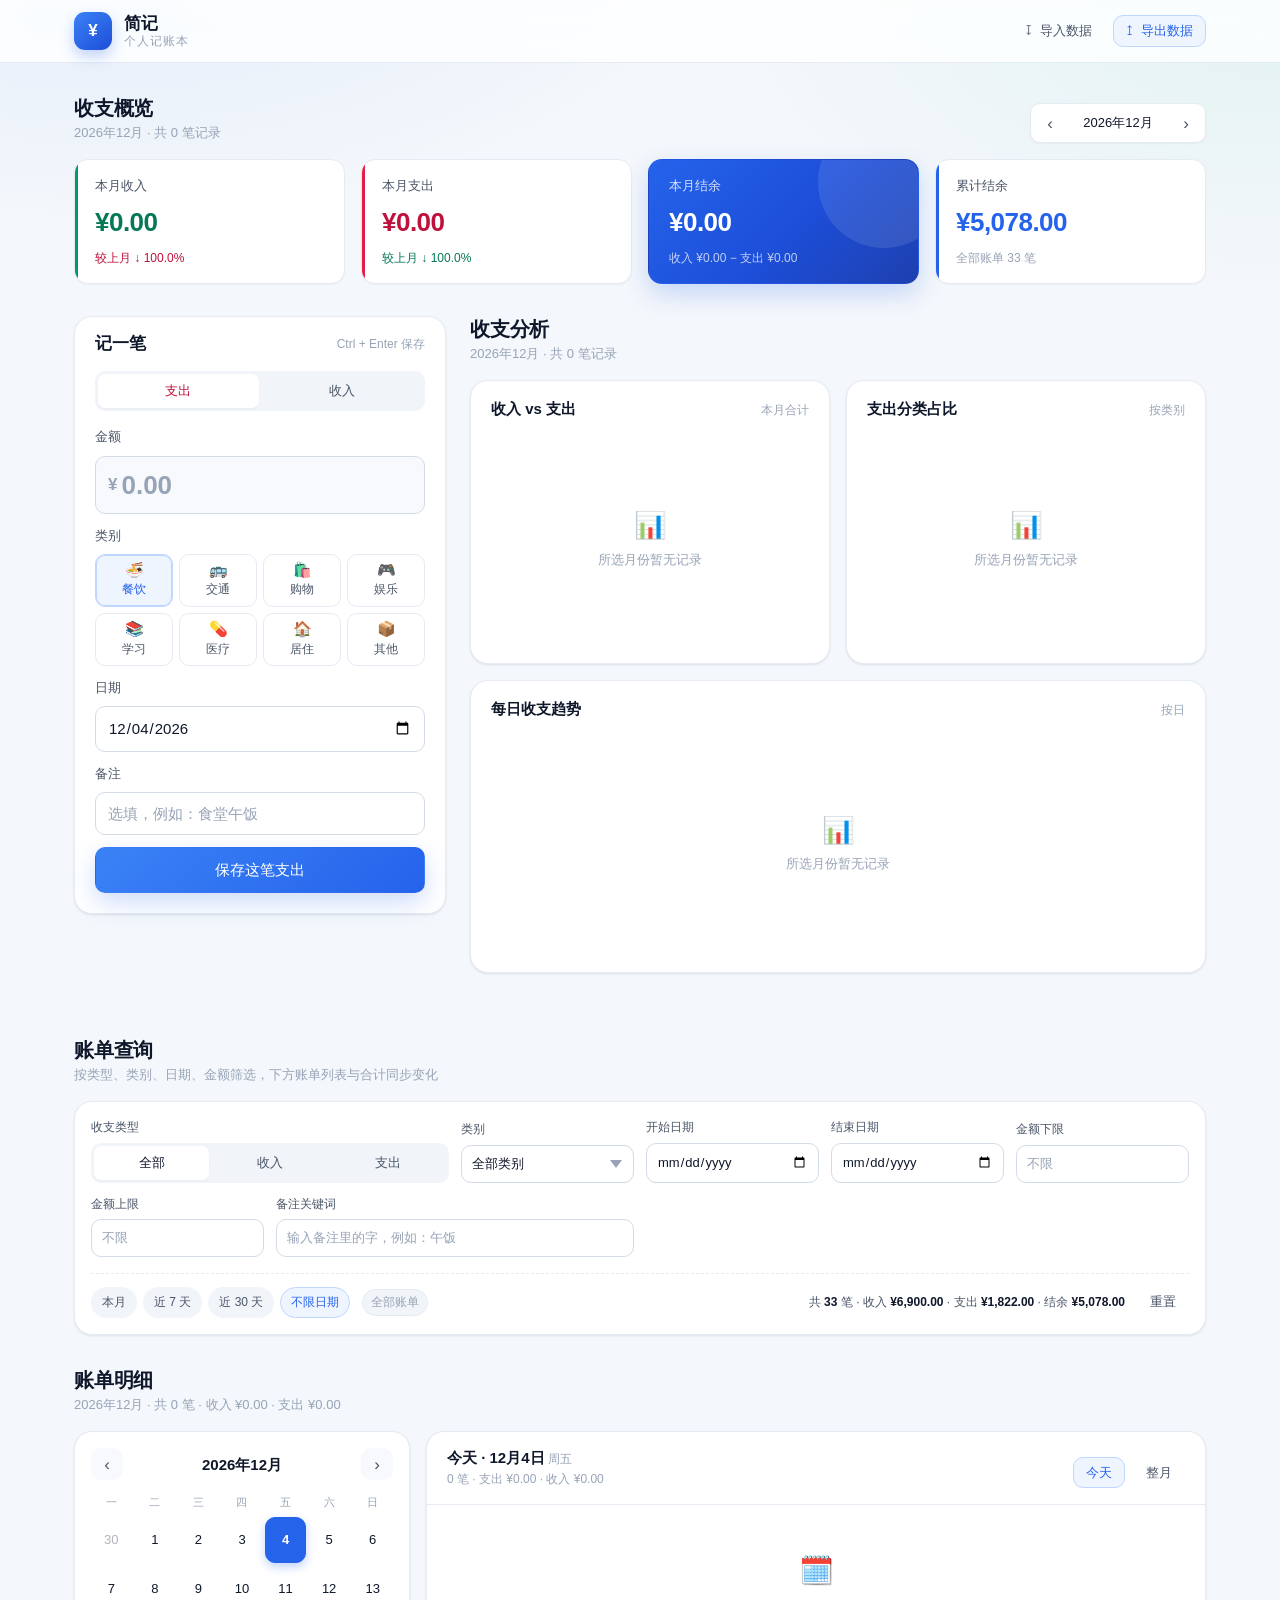
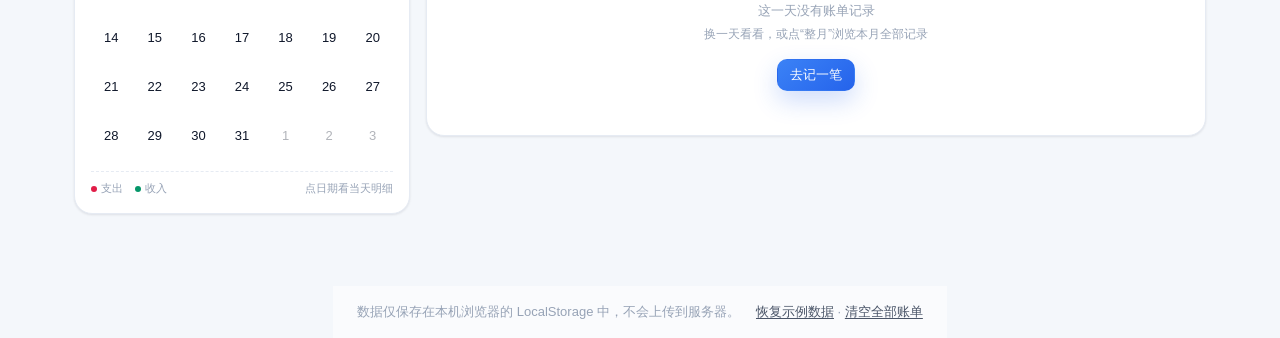
<file: index.html>
<!DOCTYPE html>
<html lang="zh-CN">
<head>
  <meta charset="UTF-8">
  <meta name="viewport" content="width=device-width, initial-scale=1.0">
  <meta name="description" content="简记 · 个人记账本：记录每一笔收支，按日期、类别、金额筛选统计，并用图表看清钱的去向。">
  <title>简记 · 个人记账本</title>
  <link rel="icon" href="data:image/svg+xml,%3Csvg xmlns='http://www.w3.org/2000/svg' viewBox='0 0 64 64'%3E%3Crect width='64' height='64' rx='16' fill='%232563eb'/%3E%3Ctext x='32' y='45' font-size='38' font-family='Arial' font-weight='bold' fill='white' text-anchor='middle'%3E%C2%A5%3C/text%3E%3C/svg%3E">
  <link rel="stylesheet" href="css/style.css">
</head>
<body>
  <div class="app-shell">
    <!-- 顶部导航：品牌 + 数据导入导出（S8 提供行为，S1 提供 DOM） -->
    <header class="topbar">
      <div class="topbar-inner">
        <div class="brand">
          <span class="brand-mark" aria-hidden="true">¥</span>
          <span class="brand-text">
            <strong>简记</strong>
            <span>个人记账本</span>
          </span>
        </div>
        <div class="topbar-actions">
          <button type="button" class="btn btn-ghost btn-sm" id="btn-import">
            <span aria-hidden="true">↧</span> 导入数据
          </button>
          <button type="button" class="btn btn-soft btn-sm" id="btn-export">
            <span aria-hidden="true">↥</span> 导出数据
          </button>
          <input type="file" id="file-import" accept=".json,application/json" hidden>
        </div>
      </div>
    </header>

    <main class="page">
      <!-- 概览：本月收入 / 支出 / 结余 / 累计（S4 计算，S1 渲染） -->
      <section class="summary-section" aria-labelledby="summary-title">
        <div class="section-head">
          <div class="section-head-main">
            <h1 class="section-title" id="summary-title">收支概览</h1>
            <p class="section-sub" id="summary-sub">正在加载数据…</p>
          </div>
          <div class="month-switch" role="group" aria-label="切换统计月份">
            <button type="button" class="icon-btn" id="btn-prev-month" aria-label="上一个月">‹</button>
            <button type="button" class="month-label" id="month-label" title="回到本月">—</button>
            <button type="button" class="icon-btn" id="btn-next-month" aria-label="下一个月">›</button>
          </div>
        </div>
        <div id="summary-container"></div>
      </section>

      <div class="layout">
        <!-- S2 记账表单 -->
        <div class="layout-side">
          <section class="panel panel-form" aria-labelledby="form-title">
            <div class="panel-head">
              <h2 class="panel-title" id="form-title">记一笔</h2>
              <span class="panel-hint">Ctrl + Enter 保存</span>
            </div>
            <div id="form-container"></div>
          </section>
        </div>

        <!-- S6 图表分析 -->
        <div class="layout-main">
          <section class="charts-section" aria-labelledby="charts-title">
            <div class="section-head">
              <div class="section-head-main">
                <h2 class="section-title" id="charts-title">收支分析</h2>
                <p class="section-sub" id="charts-sub">—</p>
              </div>
            </div>
            <div id="charts-container"></div>
          </section>
        </div>
      </div>

      <!-- S5 筛选查询 -->
      <section class="filter-section" aria-labelledby="filter-title">
        <div class="section-head">
          <div class="section-head-main">
            <h2 class="section-title" id="filter-title">账单查询</h2>
            <p class="section-sub">按类型、类别、日期、金额筛选，下方账单列表与合计同步变化</p>
          </div>
        </div>
        <div id="filter-container"></div>
      </section>

      <!-- S3 账单明细 -->
      <section class="records-section" aria-label="账单明细">
        <div id="records-container"></div>
      </section>
    </main>

    <footer class="page-footer">
      <p class="page-footer-note">数据仅保存在本机浏览器的 LocalStorage 中，不会上传到服务器。</p>
      <p class="page-footer-actions">
        <button type="button" class="link-btn" id="btn-restore-demo">恢复示例数据</button>
        <span aria-hidden="true">·</span>
        <button type="button" class="link-btn link-btn-danger" id="btn-clear-all">清空全部账单</button>
      </p>
    </footer>
  </div>

  <!-- 轻提示容器（app.js 使用） -->
  <div class="toast-stack" id="toast-stack" aria-live="polite" aria-atomic="false"></div>

  <!-- 脚本加载顺序遵循《开发规范 V1.0》第 14 节，禁止调换；
       Chart.js 为 S6 的前置依赖，按 S1 约定放在 finance 之后、charts 之前。 -->
  <script src="js/constants.js"></script>
  <script src="js/storage.js"></script>
  <script src="js/form.js"></script>
  <script src="js/records.js"></script>
  <script src="js/finance.js"></script>
  <script src="vendor/chart.umd.min.js"></script>
  <script src="js/filter.js"></script>
  <script src="js/charts.js"></script>
  <script src="js/export.js"></script>
  <script src="js/demo-data.js"></script>
  <script src="js/app.js"></script>

  <script>
    document.addEventListener('DOMContentLoaded', function () {
      if (window.Ledger && window.Ledger.App) window.Ledger.App.init();
    });
  </script>

  <script>
    /* 资源自检：
       如果只打开了 index.html 一个文件（最常见的原因是直接在压缩包里双击预览，
       或者只把 index.html 复制到了别处），css/js/vendor 都不在，页面会变成
       “没穿衣服”的 HTML，很容易被误认为成品就是这样的。
       这里直接给出看得懂的提示，避免白折腾。 */
    window.addEventListener('load', function () {
      var jsOk = !!(window.Ledger && window.Ledger.App);
      var cssOk = false;
      try {
        // 用样式探测代替 document.styleSheets.length：样式表加载失败时该数组仍可能非空
        var probe = document.createElement('div');
        probe.className = 'app-shell';
        probe.style.cssText = 'position:absolute;left:-9999px;top:0';
        document.body.appendChild(probe);
        cssOk = window.getComputedStyle(probe).display === 'flex';
        document.body.removeChild(probe);
      } catch (e) { cssOk = false; }
      if (jsOk && cssOk) return;

      var box = document.createElement('div');
      box.id = 'boot-warning';
      box.setAttribute('role', 'alert');
      box.style.cssText = [
        'position:relative', 'z-index:99999', 'margin:0', 'padding:16px 22px',
        'background:#fff1f2', 'border-bottom:2px solid #e11d48',
        'color:#9f1239', 'font-size:14px', 'line-height:1.75',
        'font-family:-apple-system,"Microsoft YaHei",sans-serif'
      ].join(';');

      var what = !cssOk && !jsOk ? '样式和脚本都没有加载成功'
        : (!cssOk ? '样式表没有加载成功' : '页面脚本没有加载成功');

      box.innerHTML =
        '<strong style="font-size:16px">⚠ ' + what + '</strong>' +
        '<div style="margin-top:6px">现在打开的只是 <code>index.html</code> 这一个文件。' +
        '本页面还需要与它<b>同目录</b>的 <code>css/</code>、<code>js/</code>、<code>vendor/</code> 三个文件夹。</div>' +
        '<div style="margin-top:6px"><b>正确打开方式：</b>把整个 <code>personal-ledger</code> 文件夹' +
        '（压缩包先<b>解压</b>）放到磁盘上，再双击里面的 <code>index.html</code>；' +
        '<b>不要</b>在压缩包预览窗口里直接双击 HTML。</div>' +
        '<div style="margin-top:6px">检查方法：<code>index.html</code> 所在文件夹里应该能同时看到 ' +
        '<code>css</code>、<code>js</code>、<code>vendor</code> 这三个文件夹。</div>';

      document.body.insertBefore(box, document.body.firstChild);
    });
  </script>
</body>
</html>
</file>
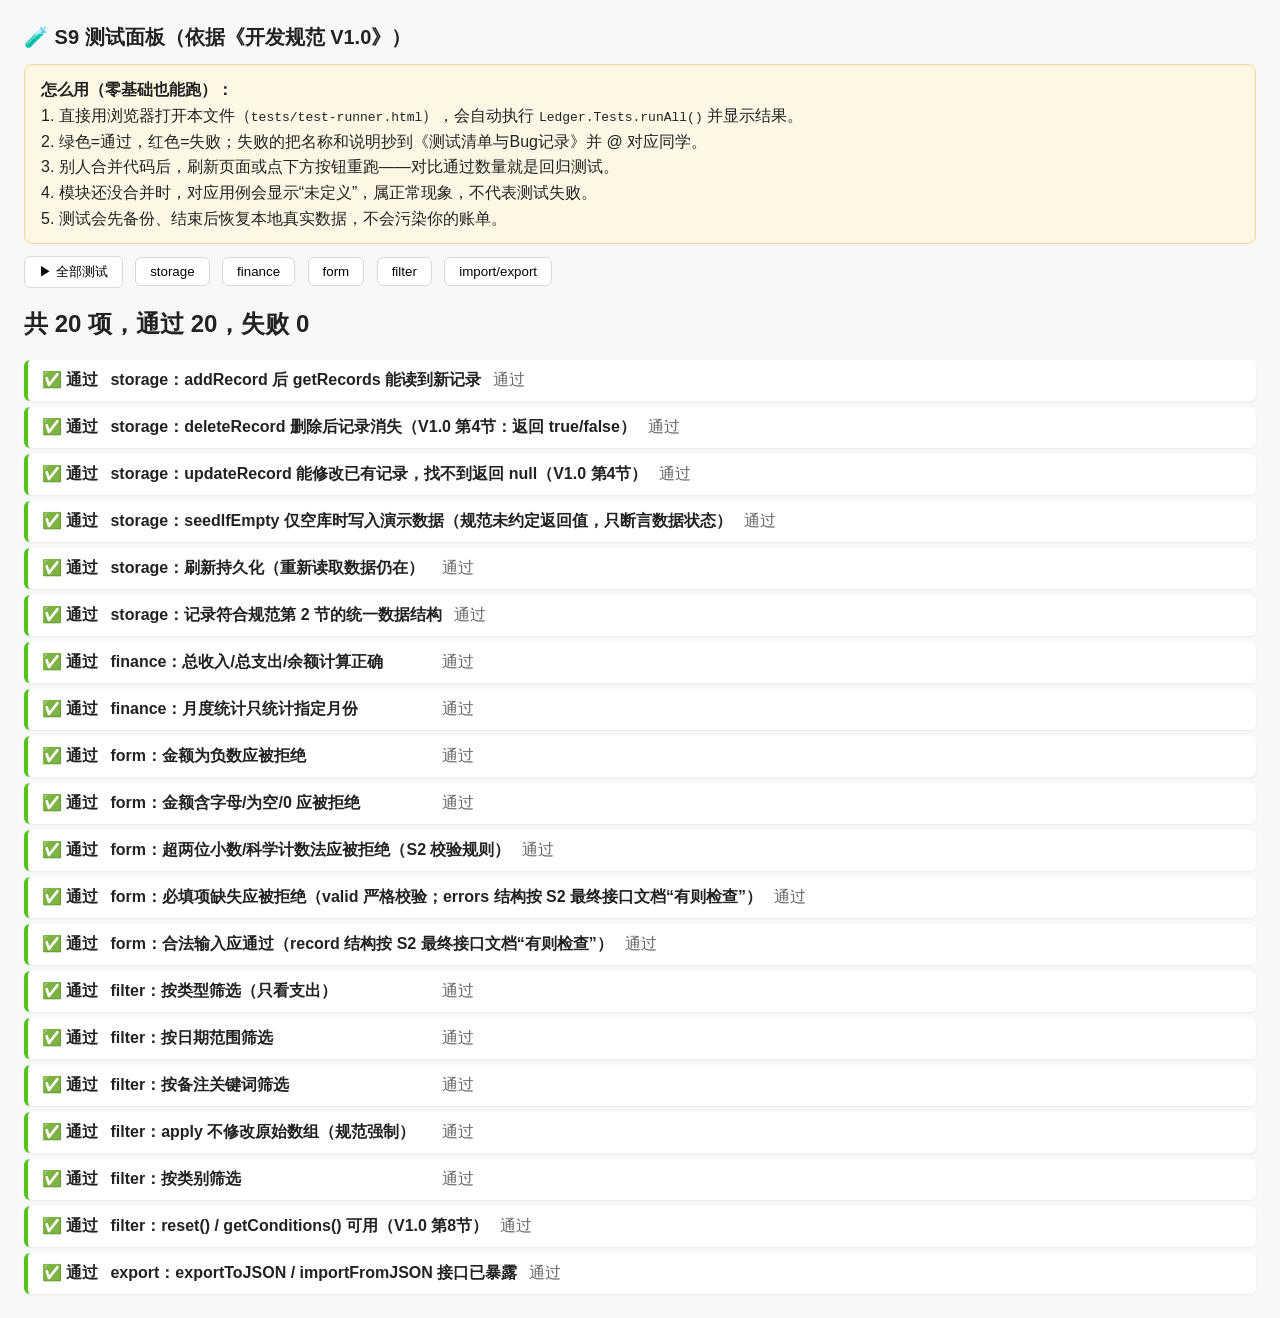
<file: test-runner.html>
<!DOCTYPE html>
<html lang="zh-CN">
<head>
  <meta charset="UTF-8" />
  <title>S9 测试面板 - 个人记账本系统</title>
  <style>
    body { font-family: -apple-system, "Microsoft YaHei", sans-serif; margin: 24px; background: #f7f8fa; color: #222; }
    h1 { font-size: 20px; }
    .tip { background: #fff7e6; border: 1px solid #ffd591; padding: 12px 16px; border-radius: 8px; margin: 12px 0; line-height: 1.6; }
    .actions button { margin-right: 8px; padding: 6px 14px; border: 1px solid #d9d9d9; border-radius: 6px; background: #fff; cursor: pointer; }
    .actions button:hover { border-color: #40a9ff; color: #40a9ff; }
    #results { margin-top: 16px; }
    .row { display: flex; gap: 12px; align-items: baseline; padding: 10px 14px; margin: 6px 0; border-radius: 6px; background: #fff; box-shadow: 0 1px 2px rgba(0,0,0,.06); }
    .row.ok { border-left: 4px solid #52c41a; }
    .row.bad { border-left: 4px solid #ff4d4f; }
    .tag { font-weight: 700; white-space: nowrap; }
    .name { font-weight: 600; min-width: 320px; }
    .msg { color: #666; }
  </style>
</head>
<body>
  <h1>🧪 S9 测试面板（依据《开发规范 V1.0》）</h1>
  <div class="tip">
    <b>怎么用（零基础也能跑）：</b><br/>
    1. 直接用浏览器打开本文件（<code>tests/test-runner.html</code>），会自动执行 <code>Ledger.Tests.runAll()</code> 并显示结果。<br/>
    2. 绿色=通过，红色=失败；失败的把名称和说明抄到《测试清单与Bug记录》并 @ 对应同学。<br/>
    3. 别人合并代码后，刷新页面或点下方按钮重跑——对比通过数量就是回归测试。<br/>
    4. 模块还没合并时，对应用例会显示“未定义”，属正常现象，不代表测试失败。<br/>
    5. 测试会先备份、结束后恢复本地真实数据，不会污染你的账单。
  </div>
  <div class="actions">
    <button onclick="Ledger.Tests.runAll()">▶ 全部测试</button>
    <button onclick="Ledger.Tests.testStorage()">storage</button>
    <button onclick="Ledger.Tests.testFinance()">finance</button>
    <button onclick="Ledger.Tests.testForm()">form</button>
    <button onclick="Ledger.Tests.testFilter()">filter</button>
    <button onclick="Ledger.Tests.testImportExport()">import/export</button>
  </div>

  <!-- 按规范 V1.0 第 14 节的加载顺序引入模块（charts.js 依赖 Chart.js、app.js 会初始化页面，
       测试面板不加载它们；测试只针对纯逻辑接口） -->
  <script src="../js/constants.js"></script>
  <script src="../js/storage.js"></script>
  <script src="../js/form.js"></script>
  <script src="../js/records.js"></script>
  <script src="../js/finance.js"></script>
  <script src="../js/filter.js"></script>
  <script src="../js/export.js"></script>
  <script src="../js/demo-data.js"></script>

  <!-- 测试脚本（提供 Ledger.Tests 命名空间） -->
  <script src="tests.js"></script>

  <div id="results"><p>正在运行测试……（若长时间无结果，检查上方 ../js/ 下的模块文件是否存在）</p></div>
</body>
</html>
</file>
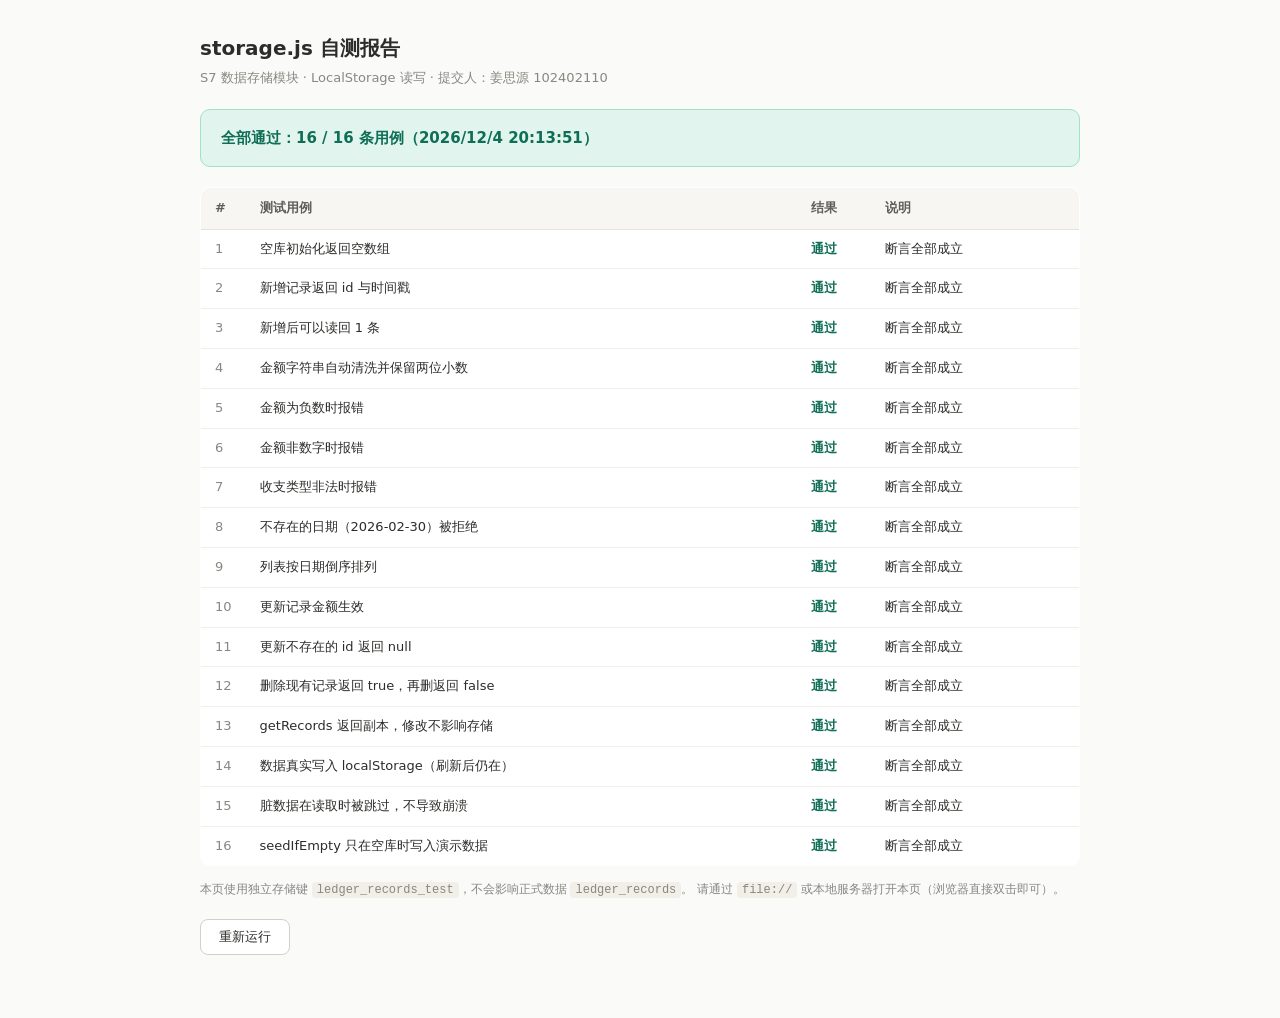
<file: test/storage-test.html>
<!DOCTYPE html>
<html lang="zh-CN">
<head>
<meta charset="UTF-8">
<meta name="viewport" content="width=device-width, initial-scale=1">
<title>storage.js 自测 · S7 数据存储</title>
<style>
  * { box-sizing: border-box; }
  body {
    margin: 0; padding: 32px 24px 64px;
    background: #FAFAF8; color: #2C2C2A;
    font-family: "Microsoft YaHei", "PingFang SC", system-ui, sans-serif;
    font-size: 14px; line-height: 1.6;
  }
  .wrap { max-width: 880px; margin: 0 auto; }
  h1 { font-size: 20px; font-weight: 600; margin: 0 0 4px; }
  .meta { color: #888780; font-size: 13px; margin: 0 0 20px; }
  .summary {
    padding: 16px 20px; border-radius: 10px; margin-bottom: 20px;
    background: #F1EFE8; border: 1px solid #E5E3DC;
    font-size: 15px; font-weight: 600; color: #444441;
  }
  .summary.pass { background: #E1F5EE; border-color: #9FE1CB; color: #0F6E56; }
  .summary.fail { background: #FCEBEB; border-color: #F7C1C1; color: #A32D2D; }
  table { width: 100%; border-collapse: collapse; background: #fff;
          border: 1px solid #E5E3DC; border-radius: 10px; overflow: hidden; }
  thead th {
    background: #F7F6F2; text-align: left; font-weight: 600; font-size: 13px;
    color: #5F5E5A; padding: 10px 14px; border-bottom: 1px solid #E5E3DC; white-space: nowrap;
  }
  tbody td { padding: 9px 14px; border-bottom: 1px solid #F1EFE8; vertical-align: top; font-size: 13px; }
  tbody tr:last-child td { border-bottom: none; }
  td.idx { color: #888780; width: 42px; }
  td.res { width: 74px; font-weight: 600; white-space: nowrap; }
  .ok { color: #0F6E56; }
  .no { color: #A32D2D; }
  code { background: #F1EFE8; padding: 1px 5px; border-radius: 4px; font-size: 12px; }
  .tip { color: #888780; font-size: 12px; margin: 14px 0 18px; }
  button {
    padding: 8px 18px; border-radius: 8px; border: 1px solid #D3D1C7;
    background: #fff; color: #2C2C2A; font-size: 13px; cursor: pointer;
    font-family: inherit;
  }
  button:hover { background: #F7F6F2; }
</style>
</head>
<body>
<div class="wrap">
  <h1>storage.js 自测报告</h1>
  <p class="meta">S7 数据存储模块 · LocalStorage 读写 · 提交人：姜思源 102402110</p>

  <div id="summary" class="summary">正在运行…</div>

  <table>
    <thead>
      <tr><th>#</th><th>测试用例</th><th>结果</th><th>说明</th></tr>
    </thead>
    <tbody id="tbody"></tbody>
  </table>

  <p class="tip">
    本页使用独立存储键 <code>ledger_records_test</code>，不会影响正式数据 <code>ledger_records</code>。
    请通过 <code>file://</code> 或本地服务器打开本页（浏览器直接双击即可）。
  </p>
  <button onclick="runAll()">重新运行</button>
</div>

<script>window.LEDGER_STORAGE_KEY = 'ledger_records_test';</script>
<script src="../js/storage.js"></script>
<script>
(function () {
  'use strict';

  var S = window.LedgerStorage;
  var tbody = document.getElementById('tbody');
  var summary = document.getElementById('summary');

  function eq(actual, expected, label) {
    if (actual !== expected) {
      throw new Error(label + '：期望 ' + JSON.stringify(expected) + '，实际 ' + JSON.stringify(actual));
    }
  }
  function ok(cond, msg) { if (!cond) throw new Error(msg); }
  function expectThrow(fn, msg) {
    try { fn(); } catch (e) { return e; }
    throw new Error(msg);
  }
  var base = { type: 'expense', amount: 25.5, category: '餐饮', date: '2026-11-07', note: '午饭' };

  var cases = [
    ['空库初始化返回空数组', function () {
      S.clearAll();
      eq(S.getRecords().length, 0, 'getRecords 长度');
    }],

    ['新增记录返回 id 与时间戳', function () {
      S.clearAll();
      var r = S.addRecord(base);
      ok(typeof r.id === 'string' && r.id.indexOf('record_') === 0, 'id 前缀应为 record_');
      ok(r.createdAt > 0, 'createdAt 应大于 0');
      eq(r.type, 'expense', 'type');
      eq(r.amount, 25.5, 'amount');
    }],

    ['新增后可以读回 1 条', function () {
      S.clearAll();
      S.addRecord(base);
      eq(S.getRecords().length, 1, '记录条数');
      eq(S.getRecords()[0].category, '餐饮', 'category');
    }],

    ['金额字符串自动清洗并保留两位小数', function () {
      S.clearAll();
      var r = S.addRecord({ type: 'income', amount: '¥3,200.556', category: '工资', date: '2026-11-05' });
      eq(r.amount, 3200.56, '金额应四舍五入到两位');
    }],

    ['金额为负数时报错', function () {
      var e = expectThrow(function () {
        S.addRecord({ type: 'expense', amount: -10, category: '餐饮', date: '2026-11-07' });
      }, '负数金额应抛错');
      ok(e.message.indexOf('大于 0') >= 0, '错误信息应提示大于 0');
    }],

    ['金额非数字时报错', function () {
      expectThrow(function () {
        S.addRecord({ type: 'expense', amount: 'abc', category: '餐饮', date: '2026-11-07' });
      }, '非数字金额应抛错');
    }],

    ['收支类型非法时报错', function () {
      expectThrow(function () {
        S.addRecord({ type: 'transfer', amount: 10, category: '转账', date: '2026-11-07' });
      }, '非法 type 应抛错');
    }],

    ['不存在的日期（2026-02-30）被拒绝', function () {
      expectThrow(function () {
        S.addRecord({ type: 'expense', amount: 10, category: '餐饮', date: '2026-02-30' });
      }, '2026-02-30 不是真实日期，应抛错');
    }],

    ['列表按日期倒序排列', function () {
      S.clearAll();
      S.addRecord({ type: 'expense', amount: 10, category: '餐饮', date: '2026-11-01' });
      S.addRecord({ type: 'expense', amount: 20, category: '交通', date: '2026-11-07' });
      S.addRecord({ type: 'income', amount: 30, category: '工资', date: '2026-11-05' });
      var list = S.getRecords();
      eq(list[0].date, '2026-11-07', '第一条日期');
      eq(list[1].date, '2026-11-05', '第二条日期');
      eq(list[2].date, '2026-11-01', '第三条日期');
    }],

    ['更新记录金额生效', function () {
      S.clearAll();
      var r = S.addRecord(base);
      var u = S.updateRecord(r.id, { amount: 88.8, note: '改成晚饭' });
      eq(u.amount, 88.8, '更新后金额');
      eq(S.getRecords()[0].note, '改成晚饭', '更新后备注');
    }],

    ['更新不存在的 id 返回 null', function () {
      eq(S.updateRecord('record_not_exist', { amount: 1 }), null, '返回值');
    }],

    ['删除现有记录返回 true，再删返回 false', function () {
      S.clearAll();
      var r = S.addRecord(base);
      eq(S.deleteRecord(r.id), true, '第一次删除');
      eq(S.deleteRecord(r.id), false, '第二次删除');
      eq(S.getRecords().length, 0, '删除后条数');
    }],

    ['getRecords 返回副本，修改不影响存储', function () {
      S.clearAll();
      S.addRecord(base);
      var list = S.getRecords();
      list[0].amount = 99999;
      eq(S.getRecords()[0].amount, 25.5, '存储中的金额应保持 25.5');
    }],

    ['数据真实写入 localStorage（刷新后仍在）', function () {
      S.clearAll();
      S.addRecord(base);
      var raw = window.localStorage.getItem('ledger_records_test');
      ok(!!raw, 'localStorage 中应存在该键');
      var parsed = JSON.parse(raw);
      ok(Array.isArray(parsed) && parsed.length === 1, '存储内容应为 1 条记录的数组');
      eq(parsed[0].amount, 25.5, '落盘金额');
    }],

    ['脏数据在读取时被跳过，不导致崩溃', function () {
      window.localStorage.setItem('ledger_records_test', JSON.stringify([
        { id: 'record_a', type: 'expense', amount: 10, category: '餐饮', date: '2026-11-07' },
        { id: 'record_b', type: 'expense', amount: 'abc', category: '餐饮', date: '2026-11-07' },
        { id: 'record_c', type: 'unknown', amount: 5, category: '餐饮', date: '2026-11-07' }
      ]));
      var list = S.getRecords();
      eq(list.length, 1, '只应保留 1 条合法记录');
      eq(list[0].id, 'record_a', '保留的是第一条');
    }],

    ['seedIfEmpty 只在空库时写入演示数据', function () {
      S.clearAll();
      eq(S.seedIfEmpty([base, base]), 2, '空库首次写入条数');
      eq(S.seedIfEmpty([base]), 0, '非空库不再写入');
      eq(S.getRecords().length, 2, '最终条数');
    }]
  ];

  function runAll() {
    tbody.innerHTML = '';
    var pass = 0;

    cases.forEach(function (item, i) {
      var name = item[0], fn = item[1];
      var tr = document.createElement('tr');
      var res, detail;
      try {
        fn();
        pass++;
        res = '<span class="ok">通过</span>';
        detail = '断言全部成立';
      } catch (e) {
        res = '<span class="no">失败</span>';
        detail = String(e && e.message ? e.message : e);
      }
      tr.innerHTML =
        '<td class="idx">' + (i + 1) + '</td>' +
        '<td>' + name + '</td>' +
        '<td class="res">' + res + '</td>' +
        '<td>' + detail + '</td>';
      tbody.appendChild(tr);
    });

    var total = cases.length;
    summary.className = 'summary ' + (pass === total ? 'pass' : 'fail');
    summary.textContent = pass === total
      ? '全部通过：' + pass + ' / ' + total + ' 条用例'
      : '存在失败：' + pass + ' / ' + total + ' 条用例通过';
    summary.textContent += '（' + new Date().toLocaleString('zh-CN') + '）';

    S.clearAll();   // 跑完清场，避免污染下次测试
  }

  runAll();
})();
</script>
</body>
</html>
</file>
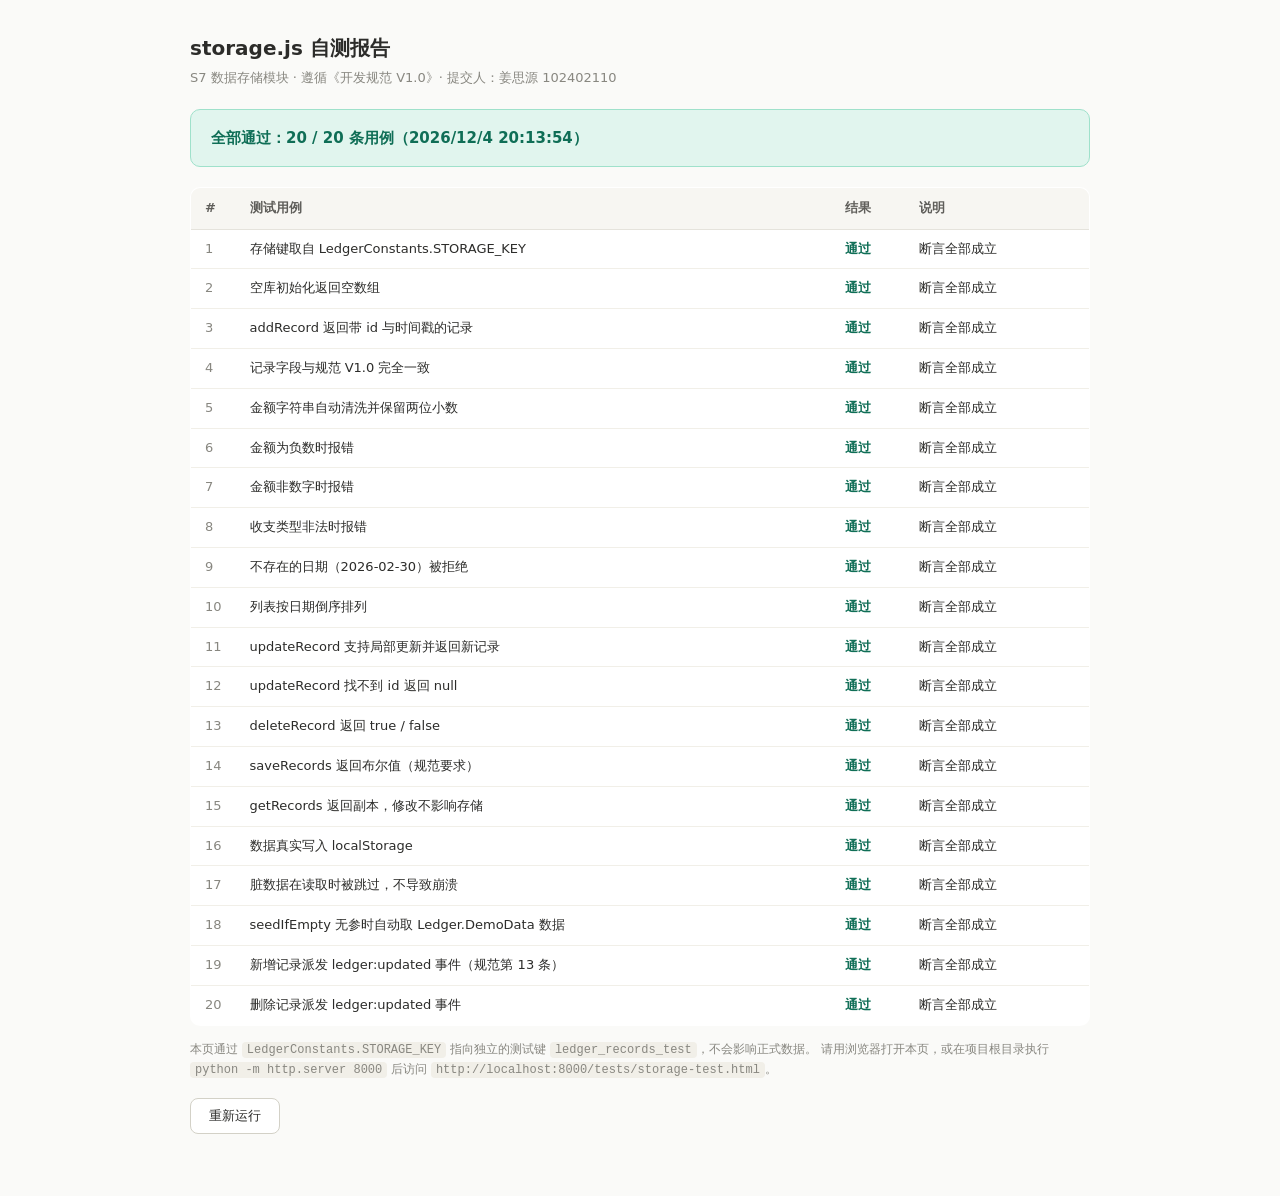
<file: tests/storage-test.html>
<!DOCTYPE html>
<html lang="zh-CN">
<head>
<meta charset="UTF-8">
<meta name="viewport" content="width=device-width, initial-scale=1">
<title>storage.js 自测 · S7 数据存储（V1.0 规范）</title>
<style>
  * { box-sizing: border-box; }
  body {
    margin: 0; padding: 32px 24px 64px;
    background: #FAFAF8; color: #2C2C2A;
    font-family: "Microsoft YaHei", "PingFang SC", system-ui, sans-serif;
    font-size: 14px; line-height: 1.6;
  }
  .wrap { max-width: 900px; margin: 0 auto; }
  h1 { font-size: 20px; font-weight: 600; margin: 0 0 4px; }
  .meta { color: #888780; font-size: 13px; margin: 0 0 20px; }
  .summary {
    padding: 16px 20px; border-radius: 10px; margin-bottom: 20px;
    background: #F1EFE8; border: 1px solid #E5E3DC;
    font-size: 15px; font-weight: 600; color: #444441;
  }
  .summary.pass { background: #E1F5EE; border-color: #9FE1CB; color: #0F6E56; }
  .summary.fail { background: #FCEBEB; border-color: #F7C1C1; color: #A32D2D; }
  table { width: 100%; border-collapse: collapse; background: #fff;
          border: 1px solid #E5E3DC; border-radius: 10px; overflow: hidden; }
  thead th {
    background: #F7F6F2; text-align: left; font-weight: 600; font-size: 13px;
    color: #5F5E5A; padding: 10px 14px; border-bottom: 1px solid #E5E3DC; white-space: nowrap;
  }
  tbody td { padding: 9px 14px; border-bottom: 1px solid #F1EFE8; vertical-align: top; font-size: 13px; }
  tbody tr:last-child td { border-bottom: none; }
  td.idx { color: #888780; width: 42px; }
  td.res { width: 74px; font-weight: 600; white-space: nowrap; }
  .ok { color: #0F6E56; }
  .no { color: #A32D2D; }
  code { background: #F1EFE8; padding: 1px 5px; border-radius: 4px; font-size: 12px; }
  .tip { color: #888780; font-size: 12px; margin: 14px 0 18px; }
  button {
    padding: 8px 18px; border-radius: 8px; border: 1px solid #D3D1C7;
    background: #fff; color: #2C2C2A; font-size: 13px; cursor: pointer;
    font-family: inherit;
  }
  button:hover { background: #F7F6F2; }
</style>
</head>
<body>
<div class="wrap">
  <h1>storage.js 自测报告</h1>
  <p class="meta">S7 数据存储模块 · 遵循《开发规范 V1.0》· 提交人：姜思源 102402110</p>

  <div id="summary" class="summary">正在运行…</div>

  <table>
    <thead>
      <tr><th>#</th><th>测试用例</th><th>结果</th><th>说明</th></tr>
    </thead>
    <tbody id="tbody"></tbody>
  </table>

  <p class="tip">
    本页通过 <code>LedgerConstants.STORAGE_KEY</code> 指向独立的测试键 <code>ledger_records_test</code>，不会影响正式数据。
    请用浏览器打开本页，或在项目根目录执行 <code>python -m http.server 8000</code> 后访问
    <code>http://localhost:8000/tests/storage-test.html</code>。
  </p>
  <button onclick="runAll()">重新运行</button>
</div>

<script>
  // 模拟 constants.js：验证 storage.js 会读取 LedgerConstants.STORAGE_KEY 与 RECORD_TYPES
  window.LedgerConstants = {
    STORAGE_KEY: 'ledger_records_test',
    RECORD_TYPES: { INCOME: 'income', EXPENSE: 'expense' }
  };
  // 模拟 S12 的 demo-data.js：验证 seedIfEmpty() 无参时自动取示例数据
  window.Ledger = {
    DemoData: {
      getRecords: function () {
        return [
          { id: 'record_demo_01', type: 'income', amount: 3200, category: '工资', date: '2026-11-05', note: '11月工资' },
          { id: 'record_demo_02', type: 'expense', amount: 25.5, category: '餐饮', date: '2026-11-06', note: '午饭' }
        ];
      }
    }
  };
</script>
<script src="../js/storage.js"></script>
<script>
(function () {
  'use strict';

  var S = window.LedgerStorage;
  var tbody = document.getElementById('tbody');
  var summary = document.getElementById('summary');

  function eq(actual, expected, label) {
    if (actual !== expected) {
      throw new Error(label + '：期望 ' + JSON.stringify(expected) + '，实际 ' + JSON.stringify(actual));
    }
  }
  function ok(cond, msg) { if (!cond) throw new Error(msg); }
  function expectThrow(fn, msg) {
    try { fn(); } catch (e) { return e; }
    throw new Error(msg);
  }
  var base = { type: 'expense', amount: 25.5, category: '餐饮', date: '2026-11-07', note: '午餐' };

  var cases = [
    ['存储键取自 LedgerConstants.STORAGE_KEY', function () {
      eq(S.KEY, 'ledger_records_test', 'KEY');
    }],

    ['空库初始化返回空数组', function () {
      S.clearAll();
      eq(S.getRecords().length, 0, 'getRecords 长度');
    }],

    ['addRecord 返回带 id 与时间戳的记录', function () {
      S.clearAll();
      var r = S.addRecord(base);
      ok(typeof r.id === 'string' && r.id.indexOf('record_') === 0, 'id 前缀应为 record_');
      ok(r.createdAt > 0 && r.updatedAt > 0, '时间戳应存在');
      eq(r.type, 'expense', 'type');
      eq(r.amount, 25.5, 'amount');
    }],

    ['记录字段与规范 V1.0 完全一致', function () {
      S.clearAll();
      var r = S.addRecord({ type: 'expense', amount: 25, category: '餐饮', date: '2026-11-07', note: '午餐' });
      ['id', 'type', 'amount', 'category', 'date', 'note'].forEach(function (k) {
        ok(Object.prototype.hasOwnProperty.call(r, k), '缺少规范字段：' + k);
      });
      eq(r.note, '午餐', 'note');
    }],

    ['金额字符串自动清洗并保留两位小数', function () {
      S.clearAll();
      var r = S.addRecord({ type: 'income', amount: '¥3,200.556', category: '工资', date: '2026-11-05' });
      eq(r.amount, 3200.56, '金额应四舍五入到两位');
    }],

    ['金额为负数时报错', function () {
      var e = expectThrow(function () {
        S.addRecord({ type: 'expense', amount: -10, category: '餐饮', date: '2026-11-07' });
      }, '负数金额应抛错');
      ok(e.message.indexOf('大于 0') >= 0, '错误信息应提示大于 0');
    }],

    ['金额非数字时报错', function () {
      expectThrow(function () {
        S.addRecord({ type: 'expense', amount: 'abc', category: '餐饮', date: '2026-11-07' });
      }, '非数字金额应抛错');
    }],

    ['收支类型非法时报错', function () {
      expectThrow(function () {
        S.addRecord({ type: 'transfer', amount: 10, category: '转账', date: '2026-11-07' });
      }, '非法 type 应抛错');
    }],

    ['不存在的日期（2026-02-30）被拒绝', function () {
      expectThrow(function () {
        S.addRecord({ type: 'expense', amount: 10, category: '餐饮', date: '2026-02-30' });
      }, '2026-02-30 不是真实日期，应抛错');
    }],

    ['列表按日期倒序排列', function () {
      S.clearAll();
      S.addRecord({ type: 'expense', amount: 10, category: '餐饮', date: '2026-11-01' });
      S.addRecord({ type: 'expense', amount: 20, category: '交通', date: '2026-11-07' });
      S.addRecord({ type: 'income', amount: 30, category: '工资', date: '2026-11-05' });
      var list = S.getRecords();
      eq(list[0].date, '2026-11-07', '第一条日期');
      eq(list[1].date, '2026-11-05', '第二条日期');
      eq(list[2].date, '2026-11-01', '第三条日期');
    }],

    ['updateRecord 支持局部更新并返回新记录', function () {
      S.clearAll();
      var r = S.addRecord(base);
      var u = S.updateRecord(r.id, { amount: 88.8, note: '改成晚饭' });
      eq(u.amount, 88.8, '更新后金额');
      eq(u.note, '改成晚饭', '更新后备注');
      eq(u.id, r.id, 'id 不变');
      eq(S.getRecords()[0].note, '改成晚饭', '已落盘');
    }],

    ['updateRecord 找不到 id 返回 null', function () {
      eq(S.updateRecord('record_not_exist', { amount: 1 }), null, '返回值');
    }],

    ['deleteRecord 返回 true / false', function () {
      S.clearAll();
      var r = S.addRecord(base);
      eq(S.deleteRecord(r.id), true, '第一次删除');
      eq(S.deleteRecord(r.id), false, '第二次删除');
      eq(S.getRecords().length, 0, '删除后条数');
    }],

    ['saveRecords 返回布尔值（规范要求）', function () {
      S.clearAll();
      eq(S.saveRecords([base, base]), true, '写入应返回 true');
      eq(S.getRecords().length, 2, '写入条数');
      eq(S.saveRecords('not-an-array'), false, '非数组应返回 false');
    }],

    ['getRecords 返回副本，修改不影响存储', function () {
      S.clearAll();
      S.addRecord(base);
      var list = S.getRecords();
      list[0].amount = 99999;
      eq(S.getRecords()[0].amount, 25.5, '存储中的金额应保持 25.5');
    }],

    ['数据真实写入 localStorage', function () {
      S.clearAll();
      S.addRecord(base);
      var raw = window.localStorage.getItem('ledger_records_test');
      ok(!!raw, 'localStorage 中应存在该键');
      var parsed = JSON.parse(raw);
      ok(Array.isArray(parsed) && parsed.length === 1, '存储内容应为 1 条记录的数组');
      eq(parsed[0].amount, 25.5, '落盘金额');
    }],

    ['脏数据在读取时被跳过，不导致崩溃', function () {
      window.localStorage.setItem('ledger_records_test', JSON.stringify([
        { id: 'record_a', type: 'expense', amount: 10, category: '餐饮', date: '2026-11-07' },
        { id: 'record_b', type: 'expense', amount: 'abc', category: '餐饮', date: '2026-11-07' },
        { id: 'record_c', type: 'unknown', amount: 5, category: '餐饮', date: '2026-11-07' }
      ]));
      var list = S.getRecords();
      eq(list.length, 1, '只应保留 1 条合法记录');
      eq(list[0].id, 'record_a', '保留的是第一条');
    }],

    ['seedIfEmpty 无参时自动取 Ledger.DemoData 数据', function () {
      S.clearAll();
      eq(S.seedIfEmpty(), 2, '应写入示例数据 2 条');
      eq(S.seedIfEmpty(), 0, '非空库不再写入');
      eq(S.getRecords().length, 2, '最终条数');
    }],

    ['新增记录派发 ledger:updated 事件（规范第 13 条）', function () {
      S.clearAll();
      var fired = null;
      function onUpdate(e) { fired = e.detail; }
      document.addEventListener('ledger:updated', onUpdate);
      S.addRecord(base);
      document.removeEventListener('ledger:updated', onUpdate);
      ok(fired !== null, '应派发 ledger:updated');
      eq(fired.action, 'add', 'detail.action');
      eq(fired.payload.amount, 25.5, 'detail.payload 应为新记录');
    }],

    ['删除记录派发 ledger:updated 事件', function () {
      S.clearAll();
      var r = S.addRecord(base);
      var fired = null;
      function onUpdate(e) { fired = e.detail; }
      document.addEventListener('ledger:updated', onUpdate);
      S.deleteRecord(r.id);
      document.removeEventListener('ledger:updated', onUpdate);
      ok(fired !== null && fired.action === 'delete', '应派发 delete 事件');
    }]
  ];

  function runAll() {
    tbody.innerHTML = '';
    var pass = 0;

    cases.forEach(function (item, i) {
      var name = item[0], fn = item[1];
      var tr = document.createElement('tr');
      var res, detail;
      try {
        fn();
        pass++;
        res = '<span class="ok">通过</span>';
        detail = '断言全部成立';
      } catch (e) {
        res = '<span class="no">失败</span>';
        detail = String(e && e.message ? e.message : e);
      }
      tr.innerHTML =
        '<td class="idx">' + (i + 1) + '</td>' +
        '<td>' + name + '</td>' +
        '<td class="res">' + res + '</td>' +
        '<td>' + detail + '</td>';
      tbody.appendChild(tr);
    });

    var total = cases.length;
    summary.className = 'summary ' + (pass === total ? 'pass' : 'fail');
    summary.textContent = (pass === total
      ? '全部通过：' + pass + ' / ' + total + ' 条用例'
      : '存在失败：' + pass + ' / ' + total + ' 条用例通过')
      + '（' + new Date().toLocaleString('zh-CN') + '）';

    S.clearAll();
  }

  runAll();
})();
</script>
</body>
</html>
</file>
<file: css/style.css>
/* ==========================================================================
   简记 · 个人记账本 —— 全站样式（S10 唯一交付文件）
   规范：《个人记账本系统开发规范 V1.0》css/style.css
   结构：1. 设计令牌  2. 基础与布局  3. 通用组件  4. 各模块样式  5. 响应式
   约定：颜色 / 间距 / 圆角 / 阴影一律引用 CSS 变量，方便统一换肤。
   ========================================================================== */

/* ==========================================================================
   1. 设计令牌（Design Tokens）
   ========================================================================== */
:root {
  /* ---------- 主色：蓝 ---------- */
  --primary-50:  #eff5ff;
  --primary-100: #dbe8fe;
  --primary-200: #bfd6fe;
  --primary-500: #3b82f6;
  --primary-600: #2563eb;
  --primary-700: #1d4ed8;
  --primary-800: #1e40af;

  /* ---------- 收入：绿 ---------- */
  --income-50:  #ecfdf5;
  --income-100: #d1fae5;
  --income-500: #10b981;
  --income-600: #059669;
  --income-700: #047857;

  /* ---------- 支出：玫红 ---------- */
  --expense-50:  #fff1f2;
  --expense-100: #ffe4e6;
  --expense-500: #f43f5e;
  --expense-600: #e11d48;
  --expense-700: #be123c;

  /* ---------- 中性色 ---------- */
  --gray-50:  #f7f9fc;
  --gray-100: #f1f4f9;
  --gray-200: #e6ebf3;
  --gray-300: #d3dbe7;
  --gray-400: #97a3b6;
  --gray-500: #6b7789;
  --gray-600: #4a5568;
  --gray-700: #334155;
  --gray-800: #1e293b;
  --gray-900: #0f172a;

  /* ---------- 语义令牌 ---------- */
  --color-primary:        var(--primary-600);
  --color-primary-hover:  var(--primary-700);
  --color-primary-soft:   var(--primary-50);
  --color-primary-border: var(--primary-200);

  --color-income:         var(--income-600);
  --color-income-soft:    var(--income-50);
  --color-income-border:  var(--income-100);
  --color-income-text:    var(--income-700);

  --color-expense:        var(--expense-600);
  --color-expense-soft:   var(--expense-50);
  --color-expense-border: var(--expense-100);
  --color-expense-text:   var(--expense-700);

  --color-bg:        #f4f7fb;
  --color-surface:   #ffffff;
  --color-surface-2: var(--gray-50);
  --color-border:    var(--gray-200);
  --color-border-strong: var(--gray-300);

  --color-text:           var(--gray-900);
  --color-text-secondary: var(--gray-600);
  --color-text-muted:     var(--gray-400);

  /* ---------- 间距 ---------- */
  --space-1: 4px;
  --space-2: 8px;
  --space-3: 12px;
  --space-4: 16px;
  --space-5: 20px;
  --space-6: 24px;
  --space-8: 32px;
  --space-10: 40px;
  --space-12: 48px;

  /* ---------- 字号 / 字重 ---------- */
  --text-xs:   12px;
  --text-sm:   13px;
  --text-base: 15px;
  --text-lg:   17px;
  --text-xl:   20px;
  --text-2xl:  26px;
  --text-3xl:  32px;

  --font-normal:   400;
  --font-medium:   500;
  --font-semibold: 600;
  --font-bold:     700;

  --font-sans: -apple-system, BlinkMacSystemFont, "Segoe UI", "PingFang SC",
               "Hiragino Sans GB", "Microsoft YaHei", "Noto Sans SC", Arial, sans-serif;
  --font-mono: "SF Mono", "JetBrains Mono", "Cascadia Code", Menlo, Consolas, monospace;

  /* ---------- 圆角 ---------- */
  --radius-sm: 6px;
  --radius-md: 10px;
  --radius-lg: 14px;
  --radius-xl: 18px;
  --radius-full: 999px;

  /* ---------- 阴影 ---------- */
  --shadow-xs: 0 1px 2px rgba(15, 23, 42, 0.04);
  --shadow-sm: 0 1px 3px rgba(15, 23, 42, 0.06), 0 1px 2px rgba(15, 23, 42, 0.04);
  --shadow-md: 0 6px 16px rgba(15, 23, 42, 0.07);
  --shadow-lg: 0 16px 40px rgba(15, 23, 42, 0.14);
  --shadow-primary: 0 10px 24px rgba(37, 99, 235, 0.22);

  /* ---------- 动效 / 层级 ---------- */
  --ease: cubic-bezier(0.4, 0, 0.2, 1);
  --transition-fast: 130ms;
  --transition-base: 220ms;

  --z-sticky: 100;
  --z-modal: 300;
  --z-toast: 400;
}

/* ==========================================================================
   2. 基础与布局
   ========================================================================== */
*, *::before, *::after { box-sizing: border-box; }
* { margin: 0; padding: 0; }

html { -webkit-text-size-adjust: 100%; }

body {
  min-height: 100vh;
  font-family: var(--font-sans);
  font-size: var(--text-base);
  line-height: 1.55;
  color: var(--color-text);
  background: var(--color-bg);
  background-image:
    radial-gradient(1000px 500px at 8% -10%, rgba(59, 130, 246, 0.10), transparent 62%),
    radial-gradient(900px 480px at 100% 0%, rgba(16, 185, 129, 0.08), transparent 60%);
  background-attachment: fixed;
  -webkit-font-smoothing: antialiased;
}

img, svg { display: block; max-width: 100%; }
button, input, select, textarea { font: inherit; color: inherit; }
ul, ol { list-style: none; }
a { color: var(--color-primary); text-decoration: none; }
a:hover { text-decoration: underline; }

:focus-visible {
  outline: 2px solid var(--color-primary);
  outline-offset: 2px;
  border-radius: var(--radius-sm);
}

h1, h2, h3 { font-weight: var(--font-semibold); line-height: 1.3; }

.app-shell {
  display: flex;
  flex-direction: column;
  min-height: 100vh;
}

.page {
  width: 100%;
  max-width: 1180px;
  margin: 0 auto;
  padding: var(--space-8) var(--space-6) var(--space-10);
  flex: 1;
}

/* ---------- 顶栏 ---------- */
.topbar {
  position: sticky;
  top: 0;
  z-index: var(--z-sticky);
  background: rgba(255, 255, 255, 0.82);
  backdrop-filter: saturate(180%) blur(14px);
  -webkit-backdrop-filter: saturate(180%) blur(14px);
  border-bottom: 1px solid var(--color-border);
}

.topbar-inner {
  max-width: 1180px;
  margin: 0 auto;
  padding: var(--space-3) var(--space-6);
  display: flex;
  align-items: center;
  justify-content: space-between;
  gap: var(--space-4);
}

.brand {
  display: flex;
  align-items: center;
  gap: var(--space-3);
  min-width: 0;
}

.brand-mark {
  display: inline-flex;
  align-items: center;
  justify-content: center;
  width: 38px;
  height: 38px;
  flex: none;
  border-radius: 11px;
  font-size: var(--text-lg);
  font-weight: var(--font-bold);
  color: #fff;
  background: linear-gradient(140deg, var(--primary-500), var(--primary-700));
  box-shadow: 0 6px 14px rgba(37, 99, 235, 0.28);
}

.brand-text {
  display: flex;
  flex-direction: column;
  line-height: 1.2;
  min-width: 0;
}

.brand-text strong {
  font-size: var(--text-lg);
  font-weight: var(--font-bold);
  letter-spacing: 0.02em;
}

.brand-text span {
  font-size: var(--text-xs);
  color: var(--color-text-muted);
  letter-spacing: 0.08em;
}

.topbar-actions {
  display: flex;
  align-items: center;
  gap: var(--space-2);
}

/* ---------- 区块标题 ---------- */
.section-head {
  display: flex;
  align-items: flex-end;
  justify-content: space-between;
  gap: var(--space-4);
  margin-bottom: var(--space-4);
}

.section-head-main { min-width: 0; }

.section-title {
  font-size: var(--text-xl);
  font-weight: var(--font-semibold);
  letter-spacing: -0.01em;
}

.section-sub {
  margin-top: 2px;
  font-size: var(--text-sm);
  color: var(--color-text-muted);
}

.summary-section,
.charts-section,
.filter-section,
.records-section { margin-bottom: var(--space-8); }

/* ---------- 主栅格：左表单 / 右图表 ---------- */
.layout {
  display: grid;
  grid-template-columns: 372px minmax(0, 1fr);
  gap: var(--space-6);
  align-items: start;
  margin-bottom: var(--space-8);
}

.layout-side { min-width: 0; }
.layout-main { min-width: 0; }

/* ---------- 页脚 ---------- */
.page-footer {
  border-top: 1px solid var(--color-border);
  background: rgba(255, 255, 255, 0.6);
}

.page-footer {
  display: flex;
  flex-wrap: wrap;
  align-items: center;
  justify-content: space-between;
  gap: var(--space-2) var(--space-4);
  padding: var(--space-4) var(--space-6);
  max-width: 1180px;
  margin: 0 auto;
  border-top: none;
}

.page-footer-note,
.page-footer-actions {
  font-size: var(--text-sm);
  color: var(--color-text-muted);
}

.link-btn {
  padding: 0;
  border: none;
  background: none;
  font-size: inherit;
  color: var(--color-text-secondary);
  text-decoration: underline;
  text-underline-offset: 2px;
  cursor: pointer;
}

.link-btn:hover { color: var(--color-primary); }
.link-btn-danger:hover { color: var(--color-expense); }

/* ==========================================================================
   3. 通用组件
   ========================================================================== */

/* ---------- 按钮 ---------- */
.btn {
  display: inline-flex;
  align-items: center;
  justify-content: center;
  gap: var(--space-2);
  padding: 10px var(--space-4);
  font-size: var(--text-sm);
  font-weight: var(--font-medium);
  line-height: 1.2;
  color: var(--color-text);
  background: var(--color-surface);
  border: 1px solid var(--color-border-strong);
  border-radius: var(--radius-md);
  cursor: pointer;
  white-space: nowrap;
  user-select: none;
  transition: background var(--transition-fast) var(--ease),
              border-color var(--transition-fast) var(--ease),
              color var(--transition-fast) var(--ease),
              box-shadow var(--transition-fast) var(--ease),
              transform var(--transition-fast) var(--ease);
}

.btn:disabled { opacity: 0.55; cursor: not-allowed; }

.btn-primary {
  color: #fff;
  background: linear-gradient(140deg, var(--primary-500), var(--primary-600));
  border-color: transparent;
  box-shadow: var(--shadow-primary);
}
.btn-primary:hover:not(:disabled) { background: linear-gradient(140deg, var(--primary-600), var(--primary-700)); }
.btn-primary:active:not(:disabled) { transform: translateY(1px); }

.btn-income {
  color: #fff;
  background: linear-gradient(140deg, var(--income-500), var(--income-600));
  border-color: transparent;
  box-shadow: 0 10px 24px rgba(5, 150, 105, 0.22);
}

.btn-soft {
  color: var(--color-primary);
  background: var(--color-primary-soft);
  border-color: var(--color-primary-border);
}
.btn-soft:hover:not(:disabled) { background: var(--primary-100); }

.btn-ghost {
  color: var(--color-text-secondary);
  background: transparent;
  border-color: transparent;
}
.btn-ghost:hover:not(:disabled) {
  color: var(--color-text);
  background: var(--gray-100);
}

.btn-danger {
  color: #fff;
  background: var(--color-expense);
  border-color: transparent;
}
.btn-danger:hover:not(:disabled) { background: var(--expense-700); }

.btn-sm { padding: 7px var(--space-3); font-size: var(--text-sm); }
.btn-lg { padding: 13px var(--space-5); font-size: var(--text-base); }
.btn-block { display: flex; width: 100%; }

.icon-btn {
  display: inline-flex;
  align-items: center;
  justify-content: center;
  width: 32px;
  height: 32px;
  padding: 0;
  font-size: var(--text-lg);
  line-height: 1;
  color: var(--color-text-secondary);
  background: var(--color-surface);
  border: 1px solid var(--color-border);
  border-radius: var(--radius-md);
  cursor: pointer;
  transition: background var(--transition-fast) var(--ease), color var(--transition-fast) var(--ease);
}
.icon-btn:hover { background: var(--gray-100); color: var(--color-text); }

/* ---------- 面板 / 卡片 ---------- */
.panel {
  background: var(--color-surface);
  border: 1px solid var(--color-border);
  border-radius: var(--radius-xl);
  box-shadow: var(--shadow-sm);
}

.panel-head {
  display: flex;
  align-items: center;
  justify-content: space-between;
  gap: var(--space-3);
  padding: var(--space-4) var(--space-5) 0;
}

.panel-title { font-size: var(--text-lg); }

.panel-hint {
  font-size: var(--text-xs);
  color: var(--color-text-muted);
}

.panel-form { padding-bottom: var(--space-5); }
.panel-form #form-container { padding: var(--space-4) var(--space-5) 0; }

/* ---------- 输入控件 ---------- */
.input,
.select {
  width: 100%;
  padding: 9px var(--space-3);
  font-size: var(--text-base);
  color: var(--color-text);
  background: var(--color-surface);
  border: 1px solid var(--color-border-strong);
  border-radius: var(--radius-md);
  transition: border-color var(--transition-fast) var(--ease),
              box-shadow var(--transition-fast) var(--ease),
              background var(--transition-fast) var(--ease);
}

.input::placeholder { color: var(--gray-400); }

.input:hover,
.select:hover { border-color: var(--gray-400); }

.input:focus,
.select:focus {
  outline: none;
  border-color: var(--color-primary);
  box-shadow: 0 0 0 3px rgba(37, 99, 235, 0.14);
}

.select {
  appearance: none;
  padding-right: 30px;
  background-image: url("data:image/svg+xml,%3Csvg xmlns='http://www.w3.org/2000/svg' width='12' height='8' viewBox='0 0 12 8'%3E%3Cpath fill='%2397a3b6' d='M6 8 0 0h12z'/%3E%3C/svg%3E");
  background-repeat: no-repeat;
  background-position: right 11px center;
  cursor: pointer;
}

.is-invalid,
.input.is-invalid,
.select.is-invalid {
  border-color: var(--color-expense);
  background-color: var(--expense-50);
}

.field { margin-bottom: var(--space-3); }

.field-label {
  display: block;
  margin-bottom: var(--space-2);
  font-size: var(--text-sm);
  font-weight: var(--font-medium);
  color: var(--color-text-secondary);
}

.field-error {
  min-height: 0;
  margin-top: 4px;
  font-size: var(--text-xs);
  color: var(--color-expense-text);
}

.field-error:empty { display: none; }

/* ---------- 分段选择器（收入 / 支出） ---------- */
.segmented {
  display: inline-flex;
  padding: 3px;
  gap: 3px;
  background: var(--gray-100);
  border-radius: var(--radius-md);
}

.segmented-block { display: flex; }

.seg-btn {
  flex: 1;
  padding: 7px var(--space-3);
  font-size: var(--text-sm);
  font-weight: var(--font-medium);
  color: var(--color-text-secondary);
  background: transparent;
  border: none;
  border-radius: 7px;
  white-space: nowrap;
  cursor: pointer;
  transition: background var(--transition-fast) var(--ease),
              color var(--transition-fast) var(--ease),
              box-shadow var(--transition-fast) var(--ease);
}

.seg-btn:hover { color: var(--color-text); }

.seg-btn.is-active {
  color: var(--color-text);
  background: var(--color-surface);
  box-shadow: var(--shadow-xs);
}

.segmented[data-active="expense"] .seg-btn.is-active { color: var(--color-expense-text); }
.segmented[data-active="income"]  .seg-btn.is-active { color: var(--color-income-text); }

/* ---------- 表单提示条 ---------- */
.form-message {
  display: none;
  margin-bottom: var(--space-3);
  padding: 9px var(--space-3);
  font-size: var(--text-sm);
  border-radius: var(--radius-md);
  border: 1px solid transparent;
}

.form-message.success {
  display: block;
  color: var(--color-income-text);
  background: var(--color-income-soft);
  border-color: var(--color-income-border);
}

.form-message.error {
  display: block;
  color: var(--color-expense-text);
  background: var(--color-expense-soft);
  border-color: var(--color-expense-border);
}

/* ---------- Toast ---------- */
.toast-stack {
  position: fixed;
  right: var(--space-5);
  bottom: var(--space-5);
  z-index: var(--z-toast);
  display: flex;
  flex-direction: column;
  gap: var(--space-2);
  width: min(360px, calc(100vw - 2 * var(--space-5)));
  pointer-events: none;
}

.toast {
  display: flex;
  align-items: flex-start;
  gap: var(--space-2);
  padding: 11px var(--space-4);
  font-size: var(--text-sm);
  color: var(--color-text);
  background: var(--color-surface);
  border: 1px solid var(--color-border);
  border-left: 3px solid var(--color-text-muted);
  border-radius: var(--radius-md);
  box-shadow: var(--shadow-lg);
  animation: toast-in 180ms var(--ease);
  pointer-events: auto;
}

.toast.is-leaving { animation: toast-out 160ms var(--ease) forwards; }
.toast--success { border-left-color: var(--color-income); }
.toast--error   { border-left-color: var(--color-expense); }
.toast--info    { border-left-color: var(--color-primary); }

.toast-icon { flex: none; font-size: var(--text-base); line-height: 1.4; }
.toast-msg { flex: 1; word-break: break-word; }

@keyframes toast-in {
  from { opacity: 0; transform: translateY(8px) scale(0.98); }
  to   { opacity: 1; transform: none; }
}
@keyframes toast-out {
  to { opacity: 0; transform: translateY(6px); }
}

/* ---------- 弹窗 ---------- */
.modal-backdrop {
  position: fixed;
  inset: 0;
  z-index: var(--z-modal);
  display: flex;
  align-items: center;
  justify-content: center;
  padding: var(--space-4);
  background: rgba(15, 23, 42, 0.46);
  backdrop-filter: blur(2px);
  animation: fade-in 140ms var(--ease);
}

.modal {
  width: 100%;
  max-width: 440px;
  max-height: calc(100vh - 2 * var(--space-4));
  overflow: auto;
  background: var(--color-surface);
  border-radius: var(--radius-xl);
  box-shadow: var(--shadow-lg);
  animation: modal-in 180ms var(--ease);
}

.modal--sm { max-width: 380px; }

.modal-head {
  display: flex;
  align-items: center;
  justify-content: space-between;
  gap: var(--space-3);
  padding: var(--space-4) var(--space-5);
  border-bottom: 1px solid var(--color-border);
}

.modal-title { font-size: var(--text-lg); }

.modal-close {
  width: 28px;
  height: 28px;
  padding: 0;
  font-size: var(--text-xl);
  line-height: 1;
  color: var(--color-text-muted);
  background: transparent;
  border: none;
  border-radius: var(--radius-sm);
  cursor: pointer;
}

.modal-close:hover { color: var(--color-text); background: var(--gray-100); }

.modal-body { padding: var(--space-4) var(--space-5); }

.modal-foot {
  display: flex;
  justify-content: flex-end;
  gap: var(--space-2);
  padding: 0 var(--space-5) var(--space-5);
}

.modal-text {
  font-size: var(--text-base);
  color: var(--color-text-secondary);
  line-height: 1.6;
}

@keyframes fade-in { from { opacity: 0; } to { opacity: 1; } }
@keyframes modal-in {
  from { opacity: 0; transform: translateY(10px) scale(0.98); }
  to   { opacity: 1; transform: none; }
}

/* ---------- 空状态 ---------- */
.empty-state {
  padding: var(--space-10) var(--space-4);
  text-align: center;
  background: var(--color-surface);
  border: 1px dashed var(--color-border-strong);
  border-radius: var(--radius-xl);
}

.empty-icon { font-size: 30px; margin-bottom: var(--space-3); }
.empty-title { font-size: var(--text-base); font-weight: var(--font-semibold); }
.empty-text {
  margin-top: var(--space-1);
  font-size: var(--text-sm);
  color: var(--color-text-muted);
}

/* ==========================================================================
   4. 各模块样式
   ========================================================================== */

/* ---------- 4.1 概览统计（S4 / S1） ---------- */
.summary-grid {
  display: grid;
  grid-template-columns: repeat(4, minmax(0, 1fr));
  gap: var(--space-4);
}

.summary-card {
  position: relative;
  overflow: hidden;
  padding: var(--space-4) var(--space-5);
  background: var(--color-surface);
  border: 1px solid var(--color-border);
  border-radius: var(--radius-lg);
  box-shadow: var(--shadow-xs);
}

.summary-card::after {
  content: "";
  position: absolute;
  inset: 0 auto 0 0;
  width: 3px;
  background: var(--gray-300);
}

.summary-card--income::after  { background: var(--color-income); }
.summary-card--expense::after { background: var(--color-expense); }
.summary-card--total::after   { background: var(--color-primary); }

.summary-label {
  display: flex;
  align-items: center;
  gap: 6px;
  font-size: var(--text-sm);
  color: var(--color-text-secondary);
}

.summary-value {
  margin-top: 6px;
  font-size: var(--text-2xl);
  font-weight: var(--font-bold);
  font-variant-numeric: tabular-nums;
  letter-spacing: -0.02em;
}

.summary-card--income  .summary-value { color: var(--color-income-text); }
.summary-card--expense .summary-value { color: var(--color-expense-text); }
.summary-card--total   .summary-value { color: var(--color-primary); }

.summary-meta {
  margin-top: 6px;
  font-size: var(--text-xs);
  color: var(--color-text-muted);
}

.summary-meta .delta-good { color: var(--color-income-text); }
.summary-meta .delta-bad  { color: var(--color-expense-text); }

/* 结余卡片：主色渐变，作为视觉重心 */
.summary-card--balance {
  color: #fff;
  background: linear-gradient(135deg, #2563eb 0%, #1d4ed8 55%, #1e40af 100%);
  border-color: transparent;
  box-shadow: var(--shadow-primary);
}

.summary-card--balance::after { display: none; }
.summary-card--balance .summary-label { color: rgba(255, 255, 255, 0.82); }
.summary-card--balance .summary-value { color: #fff; }
.summary-card--balance .summary-meta  { color: rgba(255, 255, 255, 0.72); }

.summary-card--balance::before {
  content: "";
  position: absolute;
  right: -32px;
  top: -44px;
  width: 132px;
  height: 132px;
  border-radius: 50%;
  background: rgba(255, 255, 255, 0.10);
}

/* 月份切换 */
.month-switch {
  display: inline-flex;
  align-items: center;
  gap: var(--space-1);
  padding: 3px;
  background: var(--color-surface);
  border: 1px solid var(--color-border);
  border-radius: var(--radius-md);
  box-shadow: var(--shadow-xs);
}

.month-switch .icon-btn { border: none; background: transparent; }

.month-label {
  min-width: 96px;
  padding: 5px var(--space-2);
  font-size: var(--text-sm);
  font-weight: var(--font-medium);
  color: var(--color-text);
  background: transparent;
  border: none;
  border-radius: var(--radius-sm);
  cursor: pointer;
}

.month-label:hover { background: var(--gray-100); }

/* ---------- 4.2 记账表单（S2） ---------- */
.ledger-form { display: block; }

.ledger-form .segmented-block { margin-bottom: var(--space-4); }

.field-amount .amount-input {
  display: flex;
  align-items: center;
  gap: var(--space-1);
  padding: 0 var(--space-3);
  background: var(--gray-50);
  border: 1px solid var(--color-border-strong);
  border-radius: var(--radius-md);
  transition: border-color var(--transition-fast) var(--ease),
              box-shadow var(--transition-fast) var(--ease),
              background var(--transition-fast) var(--ease);
}

.field-amount .amount-input:focus-within {
  background: var(--color-surface);
  border-color: var(--color-primary);
  box-shadow: 0 0 0 3px rgba(37, 99, 235, 0.14);
}

.field-amount .amount-input.is-invalid {
  border-color: var(--color-expense);
  background: var(--expense-50);
}

.amount-prefix {
  font-size: var(--text-lg);
  font-weight: var(--font-semibold);
  color: var(--color-text-muted);
}

.amount-input .input {
  padding: 8px 0;
  font-size: var(--text-2xl);
  font-weight: var(--font-semibold);
  font-variant-numeric: tabular-nums;
  background: transparent;
  border: none;
  box-shadow: none;
}

.amount-input .input:focus { box-shadow: none; }

.chip-grid {
  display: grid;
  grid-template-columns: repeat(4, minmax(0, 1fr));
  gap: 6px;
}

.chip {
  display: flex;
  flex-direction: column;
  align-items: center;
  gap: 2px;
  padding: 7px 4px;
  font-size: var(--text-xs);
  color: var(--color-text-secondary);
  background: var(--color-surface);
  border: 1px solid var(--color-border);
  border-radius: var(--radius-md);
  cursor: pointer;
  transition: border-color var(--transition-fast) var(--ease),
              background var(--transition-fast) var(--ease),
              color var(--transition-fast) var(--ease);
}

.chip:hover { border-color: var(--color-primary-border); background: var(--primary-50); }

.chip-icon { font-size: var(--text-base); line-height: 1.1; }

.chip.is-active {
  color: var(--color-primary);
  background: var(--color-primary-soft);
  border-color: var(--primary-200);
  box-shadow: inset 0 0 0 1px var(--primary-200);
}

.ledger-form .field-row { display: flex; gap: var(--space-3); }
.ledger-form .field-row .field { flex: 1; min-width: 0; }

/* 一键保存按钮：随收支类型变化颜色 */
.ledger-form .btn-submit-income {
  background: linear-gradient(140deg, var(--income-500), var(--income-600));
  box-shadow: 0 10px 24px rgba(5, 150, 105, 0.22);
}

/* ---------- 4.3 图表（S6） ---------- */
.chart-grid {
  display: grid;
  grid-template-columns: repeat(2, minmax(0, 1fr));
  gap: var(--space-4);
}

.chart-card {
  position: relative;
  padding: var(--space-4) var(--space-5) var(--space-5);
  background: var(--color-surface);
  border: 1px solid var(--color-border);
  border-radius: var(--radius-xl);
  box-shadow: var(--shadow-sm);
}

.chart-card--wide { grid-column: 1 / -1; }

.chart-title {
  display: flex;
  align-items: baseline;
  justify-content: space-between;
  gap: var(--space-2);
  margin-bottom: var(--space-3);
  font-size: var(--text-base);
  font-weight: var(--font-semibold);
}

.chart-legend-note {
  font-size: var(--text-xs);
  font-weight: var(--font-normal);
  color: var(--color-text-muted);
}

.chart-body {
  position: relative;
  height: 210px;
}

.chart-card--wide .chart-body { height: 220px; }

.charts-empty {
  display: flex;
  flex-direction: column;
  align-items: center;
  justify-content: center;
  gap: 4px;
  height: 100%;
  min-height: 150px;
  font-size: var(--text-sm);
  color: var(--color-text-muted);
}

.charts-empty-icon { font-size: 26px; }

/* ---------- 4.4 筛选栏（S5） ---------- */
.filter-card {
  padding: var(--space-4);
  background: var(--color-surface);
  border: 1px solid var(--color-border);
  border-radius: var(--radius-xl);
  box-shadow: var(--shadow-sm);
}

.filter-grid {
  display: grid;
  grid-template-columns: repeat(auto-fit, minmax(148px, 1fr));
  gap: var(--space-3);
  align-items: end;
}

.filter-field { display: flex; flex-direction: column; gap: 6px; min-width: 0; }

.filter-field > span {
  font-size: var(--text-xs);
  font-weight: var(--font-medium);
  color: var(--color-text-secondary);
}

.filter-field .input,
.filter-field .select { padding: 8px 10px; font-size: var(--text-sm); }

.filter-field--type { grid-column: span 2; }
.filter-field--type .segmented { width: 100%; }

.filter-field--search { grid-column: span 2; }

.filter-foot {
  display: flex;
  flex-wrap: wrap;
  align-items: center;
  gap: var(--space-2) var(--space-3);
  margin-top: var(--space-4);
  padding-top: var(--space-3);
  border-top: 1px dashed var(--color-border);
}

.filter-presets { display: flex; flex-wrap: wrap; gap: 6px; }

.preset-btn {
  padding: 5px 10px;
  font-size: var(--text-xs);
  color: var(--color-text-secondary);
  background: var(--gray-100);
  border: 1px solid transparent;
  border-radius: var(--radius-full);
  cursor: pointer;
  transition: background var(--transition-fast) var(--ease), color var(--transition-fast) var(--ease);
}

.preset-btn:hover { color: var(--color-primary); background: var(--primary-50); }
.preset-btn.is-active {
  color: var(--color-primary);
  background: var(--color-primary-soft);
  border-color: var(--color-primary-border);
}

.filter-chips { display: flex; flex-wrap: wrap; gap: 6px; flex: 1; min-width: 120px; }

.filter-chip {
  display: inline-flex;
  align-items: center;
  gap: 4px;
  padding: 3px 8px;
  font-size: var(--text-xs);
  color: var(--color-primary);
  background: var(--color-primary-soft);
  border: 1px solid var(--color-primary-border);
  border-radius: var(--radius-full);
}

.filter-chip__x {
  padding: 0;
  width: 14px;
  height: 14px;
  font-size: 12px;
  line-height: 1;
  color: inherit;
  background: transparent;
  border: none;
  border-radius: 50%;
  cursor: pointer;
}

.filter-chip--muted {
  color: var(--color-text-muted);
  background: var(--gray-100);
  border-color: var(--color-border);
}

.filter-chip__x:hover { background: rgba(37, 99, 235, 0.16); }

.filter-summary {
  font-size: var(--text-xs);
  color: var(--color-text-secondary);
  font-variant-numeric: tabular-nums;
  white-space: nowrap;
}

.filter-summary strong { color: var(--color-text); font-weight: var(--font-semibold); }

.filter-error {
  margin-top: var(--space-2);
  font-size: var(--text-xs);
  color: var(--color-expense-text);
}

/* ---------- 4.5 账单明细（S3）：日历 + 当日明细 ---------- */
.records-head {
  display: flex;
  align-items: flex-end;
  justify-content: space-between;
  gap: var(--space-4);
  margin-bottom: var(--space-4);
}

.records-tools {
  display: flex;
  align-items: center;
  gap: var(--space-2);
  flex: none;
}

.records-layout {
  display: grid;
  grid-template-columns: 336px minmax(0, 1fr);
  gap: var(--space-4);
  align-items: start;
}

/* ---------- 月历 ---------- */
.calendar-card {
  padding: var(--space-4);
  background: var(--color-surface);
  border: 1px solid var(--color-border);
  border-radius: var(--radius-xl);
  box-shadow: var(--shadow-sm);
}

.calendar-head {
  display: flex;
  align-items: center;
  justify-content: space-between;
  gap: var(--space-2);
  margin-bottom: var(--space-3);
}

.calendar-head .icon-btn { border-color: transparent; background: var(--gray-50); }

.calendar-title {
  font-size: var(--text-base);
  font-weight: var(--font-semibold);
}

.calendar-weekdays,
.calendar-days {
  display: grid;
  grid-template-columns: repeat(7, minmax(0, 1fr));
  gap: 3px;
}

.calendar-weekdays { margin-bottom: 4px; }

.calendar-weekdays span {
  padding: 2px 0;
  text-align: center;
  font-size: 11px;
  color: var(--color-text-muted);
}

.cal-day {
  display: flex;
  flex-direction: column;
  align-items: center;
  justify-content: center;
  gap: 1px;
  min-height: 46px;
  padding: 3px 1px;
  background: transparent;
  border: 1px solid transparent;
  border-radius: var(--radius-md);
  cursor: pointer;
  transition: background var(--transition-fast) var(--ease),
              border-color var(--transition-fast) var(--ease);
}

.cal-day:hover { background: var(--gray-50); }

.cal-num {
  font-size: var(--text-sm);
  font-weight: var(--font-medium);
  line-height: 1.1;
  color: var(--color-text);
  font-variant-numeric: tabular-nums;
}

.cal-amt {
  font-size: 10px;
  line-height: 1.1;
  font-variant-numeric: tabular-nums;
}

.cal-amt--expense { color: var(--color-expense-text); }
.cal-amt--income  { color: var(--color-income-text); }

.cal-day.is-out .cal-num,
.cal-day.is-out .cal-amt { opacity: 0.32; }

.cal-day.is-today { border-color: var(--color-primary-border); }

.cal-day.is-today .cal-num {
  color: var(--color-primary);
  font-weight: var(--font-bold);
}

.cal-day.is-selected {
  background: var(--color-primary);
  border-color: var(--color-primary);
  box-shadow: 0 4px 10px rgba(37, 99, 235, 0.28);
}

.cal-day.is-selected .cal-num,
.cal-day.is-selected .cal-amt { color: #fff; }

.calendar-legend {
  display: flex;
  align-items: center;
  gap: var(--space-3);
  margin-top: var(--space-3);
  padding-top: var(--space-2);
  border-top: 1px dashed var(--color-border);
  font-size: 11px;
  color: var(--color-text-muted);
}

.legend-item { display: inline-flex; align-items: center; gap: 4px; }

.dot {
  width: 6px;
  height: 6px;
  border-radius: 50%;
  display: inline-block;
}

.dot--expense { background: var(--color-expense); }
.dot--income  { background: var(--color-income); }

.legend-tip { margin-left: auto; }

/* ---------- 当日明细面板 ---------- */
.day-card {
  background: var(--color-surface);
  border: 1px solid var(--color-border);
  border-radius: var(--radius-xl);
  box-shadow: var(--shadow-sm);
  overflow: hidden;
}

.day-card-head {
  display: flex;
  align-items: flex-end;
  justify-content: space-between;
  gap: var(--space-3);
  padding: var(--space-4) var(--space-5);
  border-bottom: 1px solid var(--color-border);
}

.day-card-title {
  font-size: var(--text-base);
  font-weight: var(--font-semibold);
}

.day-card-title .weekday {
  font-size: var(--text-xs);
  font-weight: var(--font-normal);
  color: var(--color-text-muted);
}

.day-card-sub {
  margin-top: 2px;
  font-size: var(--text-xs);
  color: var(--color-text-muted);
  font-variant-numeric: tabular-nums;
}

.day-card-list {
  max-height: 520px;
  overflow-y: auto;
  padding: 4px 0;
}

.day-card-list .record-item { border-radius: 0; }
.day-card-list .record-item + .record-item { border-top: 1px solid var(--color-border); }
.day-card-list .day-head { padding: var(--space-3) var(--space-5) var(--space-1); }
.day-card-list .day-list { border: none; border-radius: 0; box-shadow: none; }

.day-card-empty {
  padding: var(--space-10) var(--space-4);
  text-align: center;
  color: var(--color-text-muted);
  font-size: var(--text-sm);
}

.day-card-empty .empty-icon { font-size: 28px; margin-bottom: var(--space-2); }
.day-card-empty p { margin-bottom: var(--space-1); }

.day-card-empty-tip {
  color: var(--gray-400);
  font-size: var(--text-xs);
  margin-bottom: var(--space-4) !important;
}

.records-count {
  font-size: var(--text-sm);
  color: var(--color-text-muted);
}

.records-count strong { color: var(--color-text); }

.day-group + .day-group { margin-top: var(--space-4); }

.day-head {
  display: flex;
  align-items: baseline;
  justify-content: space-between;
  gap: var(--space-3);
  padding: 0 var(--space-2) var(--space-2);
}

.day-date {
  font-size: var(--text-sm);
  font-weight: var(--font-semibold);
  color: var(--color-text-secondary);
}

.day-date .weekday {
  margin-left: 6px;
  font-size: var(--text-xs);
  font-weight: var(--font-normal);
  color: var(--color-text-muted);
}

.day-stats {
  font-size: var(--text-xs);
  color: var(--color-text-muted);
  font-variant-numeric: tabular-nums;
}

.day-list {
  background: var(--color-surface);
  border: 1px solid var(--color-border);
  border-radius: var(--radius-lg);
  overflow: hidden;
  box-shadow: var(--shadow-xs);
}

.record-item {
  display: flex;
  align-items: center;
  gap: var(--space-3);
  padding: var(--space-3) var(--space-4);
  cursor: pointer;
  transition: background var(--transition-fast) var(--ease);
}

.record-item + .record-item { border-top: 1px solid var(--color-border); }
.record-item:hover { background: var(--gray-50); }

.record-icon {
  display: inline-flex;
  align-items: center;
  justify-content: center;
  flex: none;
  width: 36px;
  height: 36px;
  font-size: var(--text-base);
  border-radius: 10px;
  background: var(--gray-100);
}

.record-icon--income  { background: var(--color-income-soft); }
.record-icon--expense { background: var(--color-expense-soft); }

.record-main { flex: 1; min-width: 0; }

.record-title {
  display: flex;
  align-items: center;
  gap: var(--space-2);
  font-size: var(--text-base);
  font-weight: var(--font-medium);
}

.record-badge {
  padding: 1px 6px;
  font-size: 11px;
  font-weight: var(--font-medium);
  border-radius: var(--radius-full);
}

.record-badge--income  { color: var(--color-income-text);  background: var(--color-income-soft); }
.record-badge--expense { color: var(--color-expense-text); background: var(--color-expense-soft); }

.record-note {
  margin-top: 1px;
  font-size: var(--text-xs);
  color: var(--color-text-muted);
  overflow: hidden;
  white-space: nowrap;
  text-overflow: ellipsis;
}

.record-amount {
  flex: none;
  min-width: 96px;
  text-align: right;
  font-size: var(--text-base);
  font-weight: var(--font-semibold);
  font-variant-numeric: tabular-nums;
  letter-spacing: -0.01em;
}

.record-amount--income  { color: var(--color-income-text); }
.record-amount--expense { color: var(--color-expense-text); }

.record-actions {
  display: flex;
  flex: none;
  gap: 2px;
  transition: opacity var(--transition-fast) var(--ease);
}

.icon-action {
  padding: 5px 8px;
  font-size: var(--text-xs);
  color: var(--color-text-muted);
  background: transparent;
  border: 1px solid transparent;
  border-radius: var(--radius-sm);
  cursor: pointer;
  transition: color var(--transition-fast) var(--ease), background var(--transition-fast) var(--ease);
}

.icon-action:hover { color: var(--color-text); background: var(--gray-100); }
.icon-action--danger:hover { color: var(--color-expense-text); background: var(--expense-50); }

@media (hover: hover) {
  .record-actions { opacity: 0.4; }
  .record-item:hover .record-actions,
  .record-item:focus-within .record-actions { opacity: 1; }
}

/* 详情 / 编辑弹窗 */
.detail-list { display: flex; flex-direction: column; }

.detail-row {
  display: flex;
  align-items: baseline;
  justify-content: space-between;
  gap: var(--space-4);
  padding: 9px 0;
  border-bottom: 1px dashed var(--color-border);
}

.detail-row:last-child { border-bottom: none; }

.detail-label {
  flex: none;
  font-size: var(--text-sm);
  color: var(--color-text-muted);
}

.detail-value {
  font-size: var(--text-sm);
  font-weight: var(--font-medium);
  text-align: right;
  word-break: break-all;
}

.detail-value--income  { color: var(--color-income-text); }
.detail-value--expense { color: var(--color-expense-text); }

.edit-grid {
  display: grid;
  grid-template-columns: repeat(2, minmax(0, 1fr));
  gap: var(--space-3);
}

.edit-grid .edit-field { display: flex; flex-direction: column; gap: 5px; }
.edit-grid .edit-field--full { grid-column: 1 / -1; }

.edit-field > span {
  font-size: var(--text-xs);
  font-weight: var(--font-medium);
  color: var(--color-text-secondary);
}

.modal-foot--split { justify-content: space-between; }

/* ==========================================================================
   5. 响应式
   ========================================================================== */
@media (max-width: 1024px) {
  .layout { grid-template-columns: minmax(0, 1fr); }
  .summary-grid { grid-template-columns: repeat(2, minmax(0, 1fr)); }
  .chart-grid { grid-template-columns: minmax(0, 1fr); }
  .records-layout { grid-template-columns: minmax(0, 1fr); }
}

@media (max-width: 720px) {
  .page { padding: var(--space-5) var(--space-4) var(--space-8); }
  .topbar-inner { padding: var(--space-3) var(--space-4); }
  .section-title { font-size: var(--text-lg); }
  .summary-grid { grid-template-columns: minmax(0, 1fr); gap: var(--space-3); }
  .summary-value { font-size: var(--text-xl); }
  .section-head { flex-wrap: wrap; align-items: flex-start; }
  .filter-grid { grid-template-columns: repeat(2, minmax(0, 1fr)); }
  .filter-field--type,
  .filter-field--search { grid-column: 1 / -1; }
  .filter-summary { white-space: normal; }
  .record-amount { min-width: 78px; font-size: var(--text-sm); }
  /* 窄屏隐藏行内操作，点整行进入详情再删除，避免按钮挤压 */
  .record-actions { display: none; }
  .calendar-card { padding: var(--space-3); }
  .cal-day { min-height: 42px; }
  .day-card-head { flex-wrap: wrap; align-items: flex-start; }
  .day-card-list { max-height: 420px; }
  .records-head { flex-wrap: wrap; }
  .brand-text span { display: none; }
  .page-footer { flex-direction: column; align-items: flex-start; }
  .edit-grid { grid-template-columns: minmax(0, 1fr); }
}

@media (max-width: 420px) {
  .chip-grid { grid-template-columns: repeat(4, minmax(0, 1fr)); }
  .chip { font-size: 11px; }
  .topbar-actions .btn span:not([aria-hidden]) { display: none; }
}

@media (prefers-reduced-motion: reduce) {
  *, *::before, *::after {
    animation-duration: 0.01ms !important;
    animation-iteration-count: 1 !important;
    transition-duration: 0.01ms !important;
  }
}

/* 打印：只保留账单 */
@media print {
  .topbar, .page-footer, .summary-section, .layout, .filter-section, .toast-stack { display: none !important; }
  body { background: #fff; }
  .page { max-width: none; padding: 0; }
}
</file>
